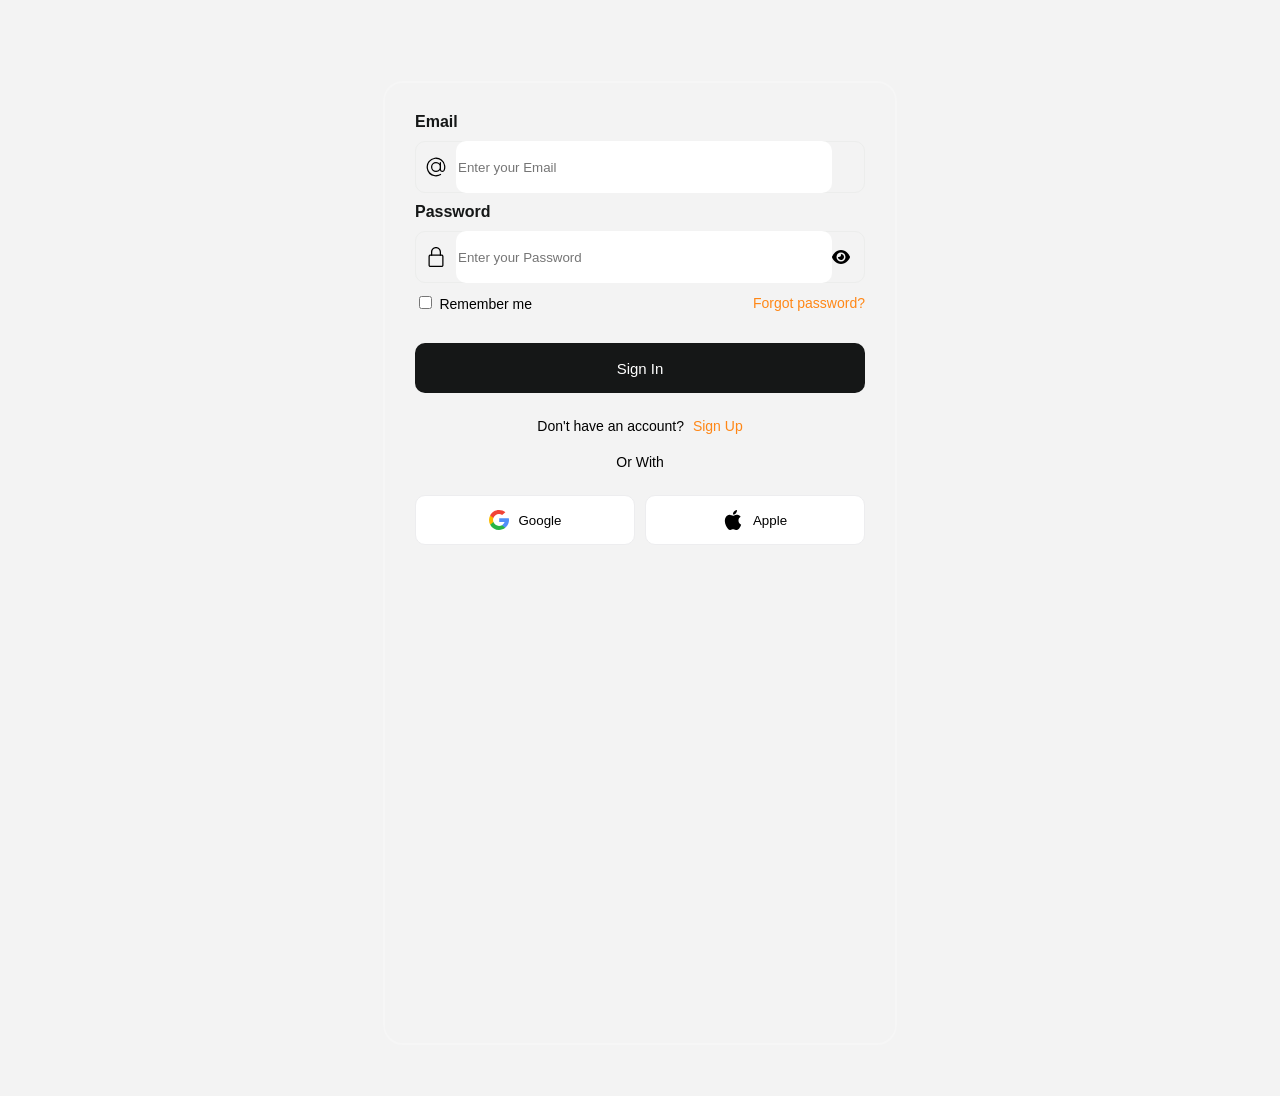
<file: login.html>
<!DOCTYPE html>
<html lang="en">
<head>
    <meta charset="UTF-8">
    <meta name="viewport" content="width=device-width, initial-scale=1.0">
    <title>login</title>
    <link rel="shortcut icon" href="img/icon.png" type="image/x-icon">
    <link rel="stylesheet" href="css/login.css">
</head>
<body>
    <!-- From Uiverse.io by micaelgomestavares --> 
<form class="form">
    <div class="flex-column">
      <label>Email </label></div>
      <div class="inputForm">
        <svg height="20" viewBox="0 0 32 32" width="20" xmlns="http://www.w3.org/2000/svg"><g id="Layer_3" data-name="Layer 3"><path d="m30.853 13.87a15 15 0 0 0 -29.729 4.082 15.1 15.1 0 0 0 12.876 12.918 15.6 15.6 0 0 0 2.016.13 14.85 14.85 0 0 0 7.715-2.145 1 1 0 1 0 -1.031-1.711 13.007 13.007 0 1 1 5.458-6.529 2.149 2.149 0 0 1 -4.158-.759v-10.856a1 1 0 0 0 -2 0v1.726a8 8 0 1 0 .2 10.325 4.135 4.135 0 0 0 7.83.274 15.2 15.2 0 0 0 .823-7.455zm-14.853 8.13a6 6 0 1 1 6-6 6.006 6.006 0 0 1 -6 6z"></path></g></svg>
        <input type="text" class="input" placeholder="Enter your Email">
      </div>
    
    <div class="flex-column">
      <label>Password </label></div>
      <div class="inputForm">
        <svg height="20" viewBox="-64 0 512 512" width="20" xmlns="http://www.w3.org/2000/svg"><path d="m336 512h-288c-26.453125 0-48-21.523438-48-48v-224c0-26.476562 21.546875-48 48-48h288c26.453125 0 48 21.523438 48 48v224c0 26.476562-21.546875 48-48 48zm-288-288c-8.8125 0-16 7.167969-16 16v224c0 8.832031 7.1875 16 16 16h288c8.8125 0 16-7.167969 16-16v-224c0-8.832031-7.1875-16-16-16zm0 0"></path><path d="m304 224c-8.832031 0-16-7.167969-16-16v-80c0-52.929688-43.070312-96-96-96s-96 43.070312-96 96v80c0 8.832031-7.167969 16-16 16s-16-7.167969-16-16v-80c0-70.59375 57.40625-128 128-128s128 57.40625 128 128v80c0 8.832031-7.167969 16-16 16zm0 0"></path></svg>        
        <input type="password" class="input" placeholder="Enter your Password">
        <svg viewBox="0 0 576 512" height="1em" xmlns="http://www.w3.org/2000/svg"><path d="M288 32c-80.8 0-145.5 36.8-192.6 80.6C48.6 156 17.3 208 2.5 243.7c-3.3 7.9-3.3 16.7 0 24.6C17.3 304 48.6 356 95.4 399.4C142.5 443.2 207.2 480 288 480s145.5-36.8 192.6-80.6c46.8-43.5 78.1-95.4 93-131.1c3.3-7.9 3.3-16.7 0-24.6c-14.9-35.7-46.2-87.7-93-131.1C433.5 68.8 368.8 32 288 32zM144 256a144 144 0 1 1 288 0 144 144 0 1 1 -288 0zm144-64c0 35.3-28.7 64-64 64c-7.1 0-13.9-1.2-20.3-3.3c-5.5-1.8-11.9 1.6-11.7 7.4c.3 6.9 1.3 13.8 3.2 20.7c13.7 51.2 66.4 81.6 117.6 67.9s81.6-66.4 67.9-117.6c-11.1-41.5-47.8-69.4-88.6-71.1c-5.8-.2-9.2 6.1-7.4 11.7c2.1 6.4 3.3 13.2 3.3 20.3z"></path></svg>
      </div>
    
    <div class="flex-row">
      <div>
      <input type="checkbox">
      <label>Remember me </label>
      </div>
      <span class="span">Forgot password?</span>
    </div>
    <button class="button-submit">Sign In</button>
    <p class="p">Don't have an account? <span class="span">Sign Up</span>

    </p><p class="p line">Or With</p>

    <div class="flex-row">
      <button class="btn google">
        <svg version="1.1" width="20" id="Layer_1" xmlns="http://www.w3.org/2000/svg" xmlns:xlink="http://www.w3.org/1999/xlink" x="0px" y="0px" viewBox="0 0 512 512" style="enable-background:new 0 0 512 512;" xml:space="preserve">
<path style="fill:#FBBB00;" d="M113.47,309.408L95.648,375.94l-65.139,1.378C11.042,341.211,0,299.9,0,256
	c0-42.451,10.324-82.483,28.624-117.732h0.014l57.992,10.632l25.404,57.644c-5.317,15.501-8.215,32.141-8.215,49.456
	C103.821,274.792,107.225,292.797,113.47,309.408z"></path>
<path style="fill:#518EF8;" d="M507.527,208.176C510.467,223.662,512,239.655,512,256c0,18.328-1.927,36.206-5.598,53.451
	c-12.462,58.683-45.025,109.925-90.134,146.187l-0.014-0.014l-73.044-3.727l-10.338-64.535
	c29.932-17.554,53.324-45.025,65.646-77.911h-136.89V208.176h138.887L507.527,208.176L507.527,208.176z"></path>
<path style="fill:#28B446;" d="M416.253,455.624l0.014,0.014C372.396,490.901,316.666,512,256,512
	c-97.491,0-182.252-54.491-225.491-134.681l82.961-67.91c21.619,57.698,77.278,98.771,142.53,98.771
	c28.047,0,54.323-7.582,76.87-20.818L416.253,455.624z"></path>
<path style="fill:#F14336;" d="M419.404,58.936l-82.933,67.896c-23.335-14.586-50.919-23.012-80.471-23.012
	c-66.729,0-123.429,42.957-143.965,102.724l-83.397-68.276h-0.014C71.23,56.123,157.06,0,256,0
	C318.115,0,375.068,22.126,419.404,58.936z"></path>

</svg>
   
        Google 
        
      </button><button class="btn apple">
<svg version="1.1" height="20" width="20" id="Capa_1" xmlns="http://www.w3.org/2000/svg" xmlns:xlink="http://www.w3.org/1999/xlink" x="0px" y="0px" viewBox="0 0 22.773 22.773" style="enable-background:new 0 0 22.773 22.773;" xml:space="preserve"> <g> <g> <path d="M15.769,0c0.053,0,0.106,0,0.162,0c0.13,1.606-0.483,2.806-1.228,3.675c-0.731,0.863-1.732,1.7-3.351,1.573 c-0.108-1.583,0.506-2.694,1.25-3.561C13.292,0.879,14.557,0.16,15.769,0z"></path> <path d="M20.67,16.716c0,0.016,0,0.03,0,0.045c-0.455,1.378-1.104,2.559-1.896,3.655c-0.723,0.995-1.609,2.334-3.191,2.334 c-1.367,0-2.275-0.879-3.676-0.903c-1.482-0.024-2.297,0.735-3.652,0.926c-0.155,0-0.31,0-0.462,0 c-0.995-0.144-1.798-0.932-2.383-1.642c-1.725-2.098-3.058-4.808-3.306-8.276c0-0.34,0-0.679,0-1.019 c0.105-2.482,1.311-4.5,2.914-5.478c0.846-0.52,2.009-0.963,3.304-0.765c0.555,0.086,1.122,0.276,1.619,0.464 c0.471,0.181,1.06,0.502,1.618,0.485c0.378-0.011,0.754-0.208,1.135-0.347c1.116-0.403,2.21-0.865,3.652-0.648 c1.733,0.262,2.963,1.032,3.723,2.22c-1.466,0.933-2.625,2.339-2.427,4.74C17.818,14.688,19.086,15.964,20.67,16.716z"></path> </g></g></svg>

        Apple 
        
</button></div></form>
</body>
</html>
</file>
<file: css/login.css>
/* From Uiverse.io by micaelgomestavares */ 
 
:root{
    --main-color : #ff8716;
    --p-color : #7b7b7b;
    --bg-color : #f3f3f3f3;
    --white-color : #ffff;
    --color-heading : #121416;
    --border-color : #e5e5e5d5;
    --sale-color : #E51A1A;
} body{
    display: flex;
    justify-content: center;
    align-items: center;
    min-height: 120vh;
    background: var(--bg-color);
  }

.form {
  display: flex;
  flex-direction: column;
  gap: 10px;
  background-color: #ffffff;
  padding: 30px;
  width: 450px;
    min-height: 100vh;
  border-radius: 20px;
  margin-top: 30px;
  font-family: -apple-system, BlinkMacSystemFont, 'Segoe UI', Roboto, Oxygen, Ubuntu, Cantarell, 'Open Sans', 'Helvetica Neue', sans-serif;
   background-color: transparent;
    border: 2px solid rgba(255, 255, 255, .2);
  
}

::placeholder {
  font-family: -apple-system, BlinkMacSystemFont, 'Segoe UI', Roboto, Oxygen, Ubuntu, Cantarell, 'Open Sans', 'Helvetica Neue', sans-serif;
}

.form button {
  align-self: flex-end;
}

.flex-column > label {
  color: #151717;
  font-weight: 600;
}

.inputForm {
  border: 1.5px solid #ecedec;
  border-radius: 10px;
  height: 50px;
  display: flex;
  align-items: center;
  padding-left: 10px;
  transition: 0.2s ease-in-out;
}

.input {
  margin-left: 10px;
  border-radius: 10px;
  border: none;
  width: 85%;
  height: 100%;
}

.input:focus {
  outline: none;
}

.inputForm:focus-within {
  border: 1.5px solid var(--main-color);
}

.flex-row {
  display: flex;
  flex-direction: row;
  align-items: center;
  gap: 10px;
  justify-content: space-between;
}

.flex-row > div > label {
  font-size: 14px;
  color: black;
  font-weight: 400;
}

.span {
  font-size: 14px;
  margin-left: 5px;
  color: var(--main-color);
  font-weight: 500;
  cursor: pointer;
}

.button-submit {
  margin: 20px 0 10px 0;
  background-color: #151717;
  border: none;
  color: white;
  font-size: 15px;
  font-weight: 500;
  border-radius: 10px;
  height: 50px;
  width: 100%;
  cursor: pointer;
}

.button-submit:hover {
  background-color: #252727;
}

.p {
  text-align: center;
  color: black;
  font-size: 14px;
  margin: 5px 0;
}

.btn {
  margin-top: 10px;
  width: 100%;
  height: 50px;
  border-radius: 10px;
  display: flex;
  justify-content: center;
  align-items: center;
  font-weight: 500;
  gap: 10px;
  border: 1px solid #ededef;
  background-color: white;
  cursor: pointer;
  transition: 0.2s ease-in-out;
}

.btn:hover {
  border: 1px solid var(--main-color);
  ;
}
</file>
